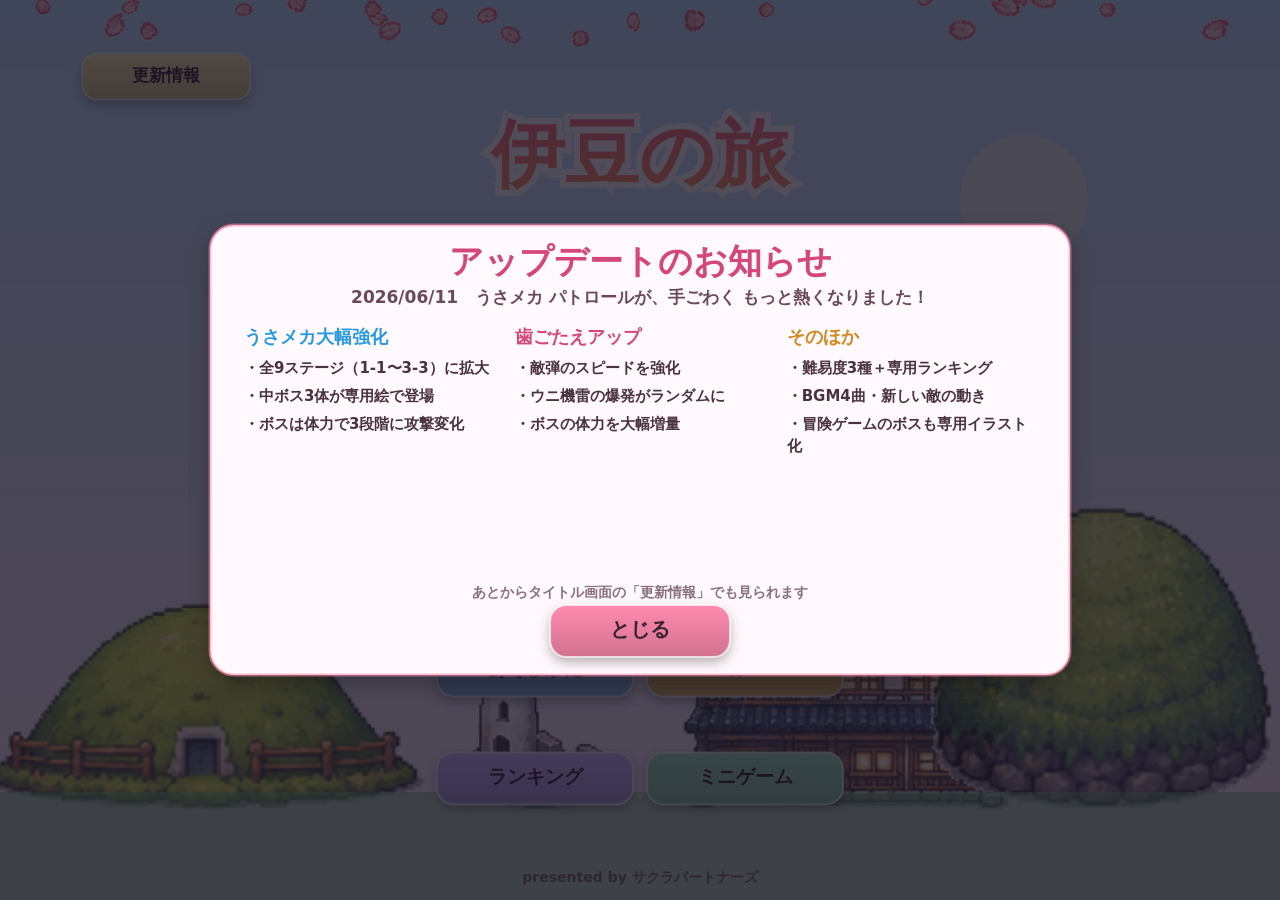
<file: index.html>
<!DOCTYPE html>
<html lang="ja">
<head>
<meta charset="utf-8">
<meta name="viewport" content="width=device-width, initial-scale=1, maximum-scale=1, user-scalable=no, viewport-fit=cover">
<meta name="apple-mobile-web-app-capable" content="yes">
<meta name="mobile-web-app-capable" content="yes">
<meta name="theme-color" content="#1b1430">
<title>伊豆の旅 〜うさぎと、伊東をめざして〜｜サクラパートナーズ</title>
<link rel="icon" href="assets/sprites/mikan.png">
<link rel="apple-touch-icon" href="assets/sprites/mikan.png">
<link rel="stylesheet" href="css/style.css">
</head>
<body>
  <canvas id="game"></canvas>

  <!-- top bar: pause / sound / music / fullscreen -->
  <div class="topbar">
    <button id="btn-pause" class="topbtn" aria-label="ポーズ">⏸</button>
    <button id="btn-sound" class="topbtn" aria-label="音">🔊</button>
    <button id="btn-music" class="topbtn" aria-label="音楽">♪</button>
    <button id="btn-fs" class="topbtn" aria-label="全画面">⛶</button>
  </div>

  <!-- on-screen touch controls -->
  <div class="controls" id="controls">
    <div class="dpad">
      <button id="btn-left" class="ctl" aria-label="左">◀</button>
      <button id="btn-down" class="ctl small" aria-label="しゃがむ">▼</button>
      <button id="btn-right" class="ctl" aria-label="右">▶</button>
    </div>
    <div class="actions">
      <button id="btn-run" class="ctl dash" aria-label="ダッシュ">Ｂ</button>
      <button id="btn-jump" class="ctl jump" aria-label="ジャンプ">⤴</button>
    </div>
  </div>

  <!-- data (plain globals so the game runs from file://) -->
  <script src="data/atlas.js"></script>
  <script src="data/facts.js"></script>
  <script src="data/music.js"></script>
  <script src="data/fish.js"></script>

  <!-- engine -->
  <script src="js/engine/util.js"></script>
  <script src="js/engine/ui.js"></script>
  <script src="js/engine/assets.js"></script>
  <script src="js/engine/anim.js"></script>
  <script src="js/engine/input.js"></script>
  <script src="js/engine/store.js"></script>
  <script src="js/engine/audio.js"></script>
  <script src="js/engine/playlist.js"></script>
  <script src="js/engine/core.js"></script>

  <!-- game -->
  <script src="js/game/camera.js"></script>
  <script src="js/game/tilemap.js"></script>
  <script src="js/game/entity.js"></script>
  <script src="js/game/player.js"></script>
  <script src="js/game/particles.js"></script>
  <script src="js/game/items.js"></script>
  <script src="js/game/enemies.js"></script>
  <script src="js/game/projectile.js"></script>
  <script src="js/game/boss.js"></script>
  <script src="js/game/level.js"></script>
  <script src="js/game/songs.js"></script>
  <script src="js/game/hud.js"></script>
  <script src="js/game/game.js"></script>
  <script src="js/game/scenes.js"></script>
  <script src="js/game/extras.js"></script>
  <script src="js/game/fishing.js"></script>
  <script src="js/game/levels.js"></script>
  <script src="js/main.js"></script>
</body>
</html>
</file>
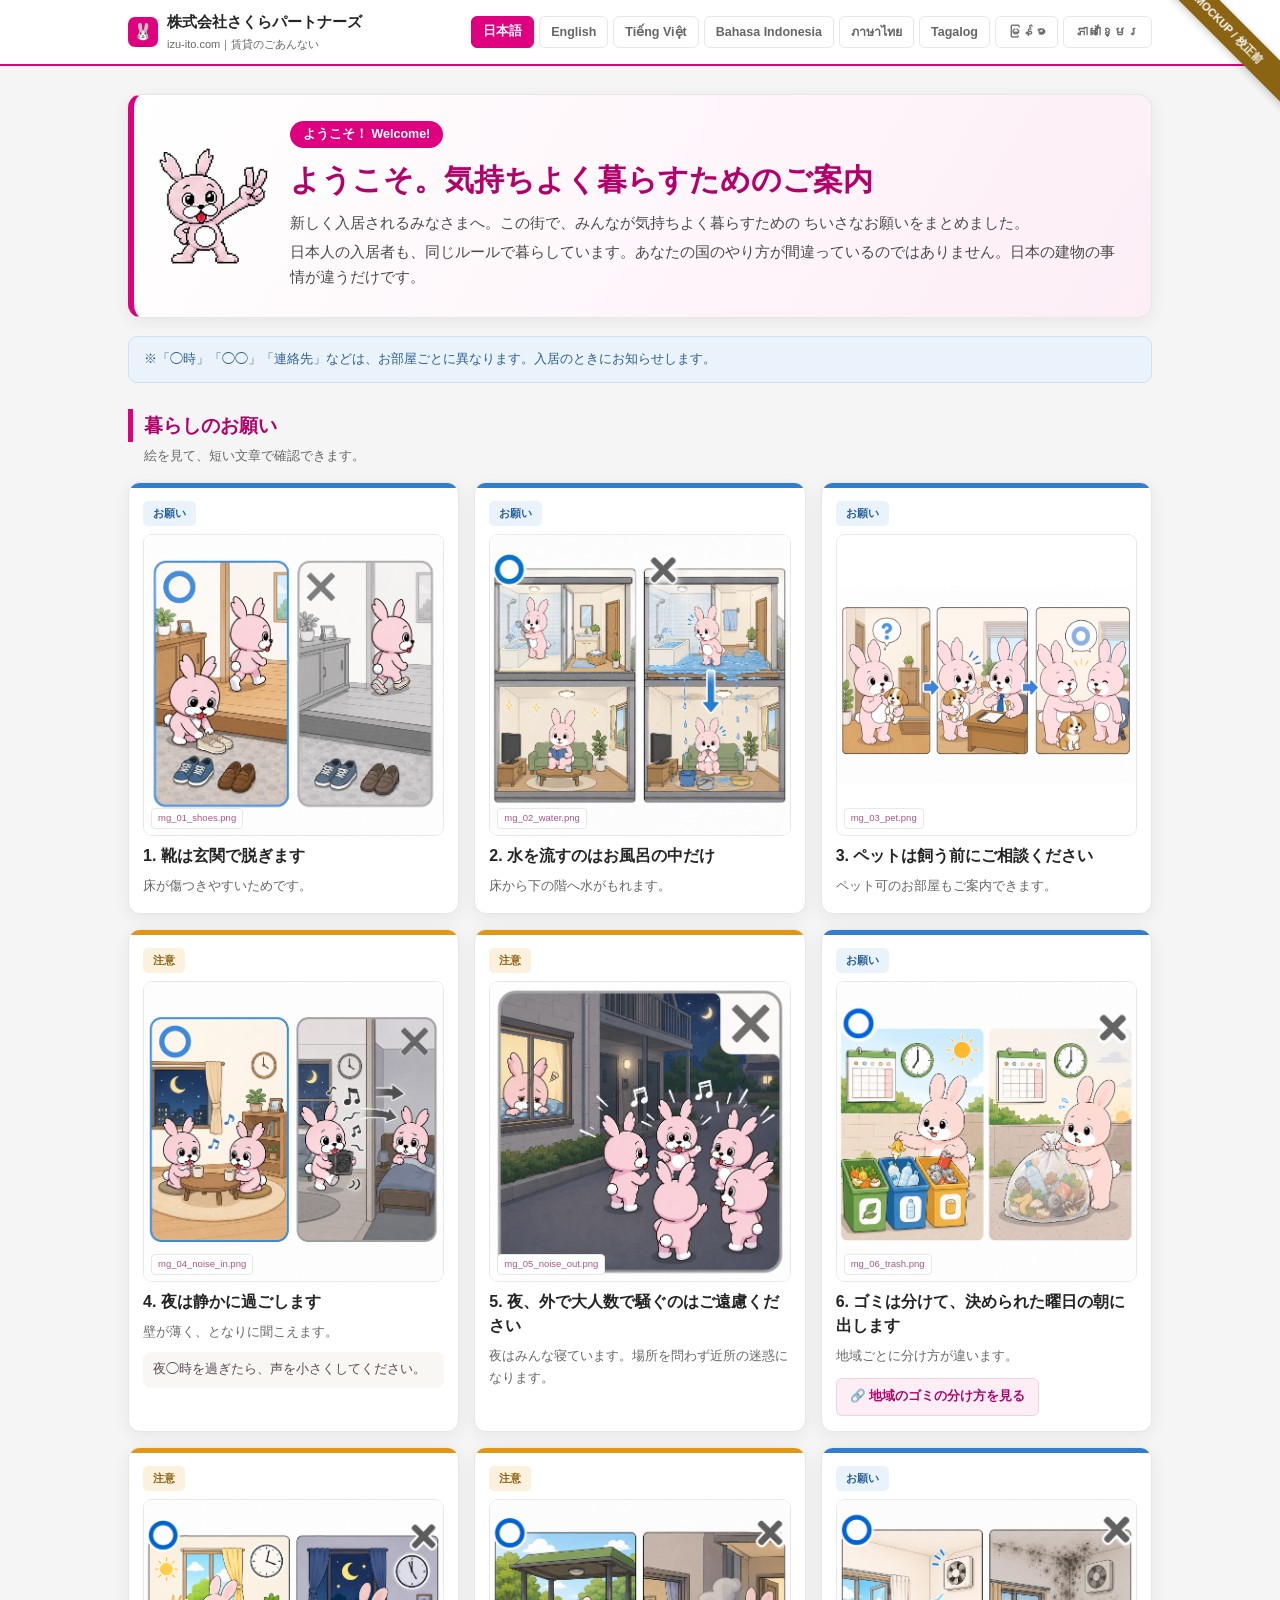
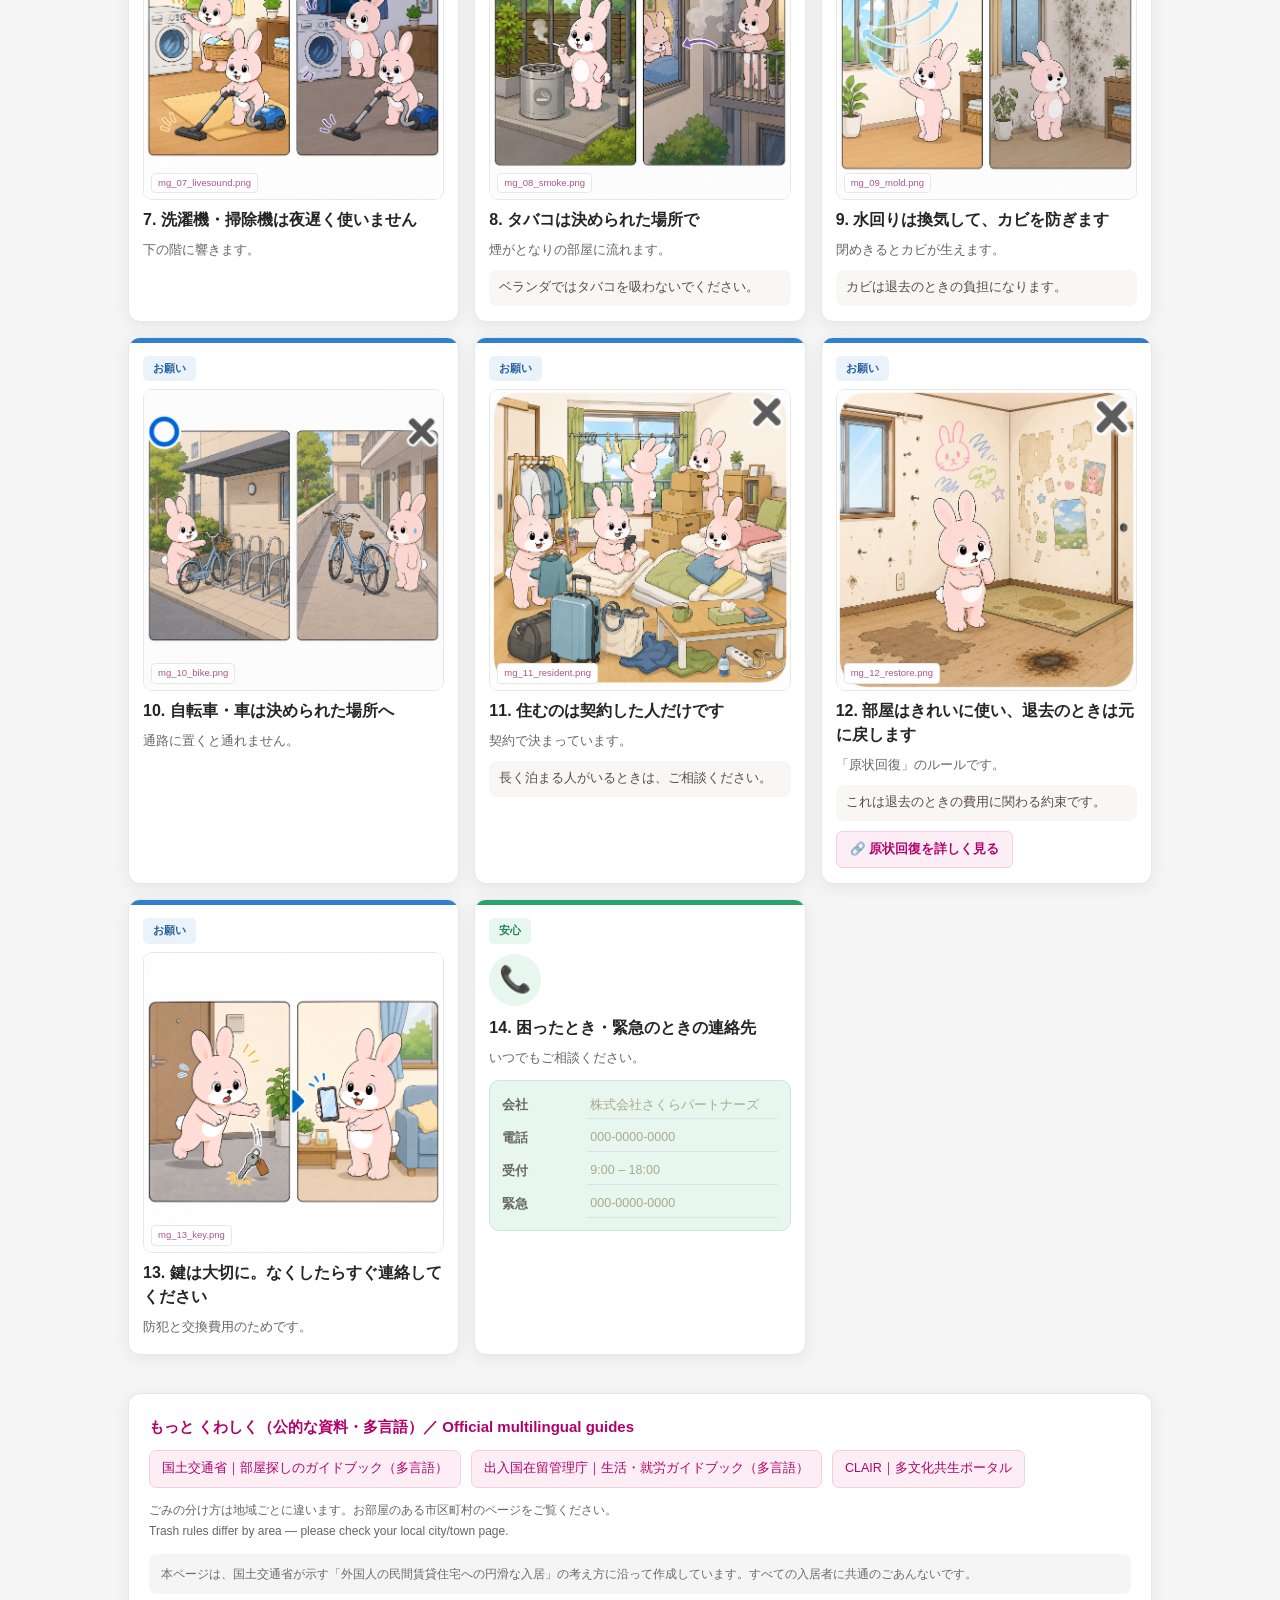
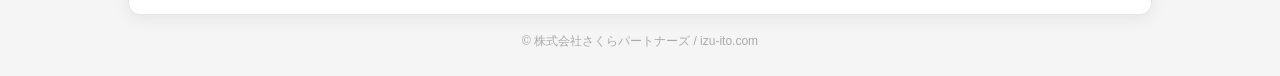
<file: welcome_guide/index.html>
<!DOCTYPE html>
<html lang="ja">
<head>
<meta charset="utf-8">
<meta name="viewport" content="width=device-width, initial-scale=1">
<meta name="robots" content="noindex,nofollow">
<title>ようこそ｜気持ちよく暮らすためのご案内｜さくらパートナーズ</title>
<style>
  :root{
    /* izu-ito.com ブランド: マゼンタ系ピンク #df0080 / 白・グレー基調 */
    --brand:#df0080; --brand-d:#b3006a; --brand-soft:#fdeef6;
    --ink:#252525; --sub:#666; --line:#e7e7e7;
    --bg:#ffffff; --bg2:#f5f5f5; --warm:#f9f7f4;
    --cat-blue:#2f7fce; --cat-blue-bg:#eaf3fb;
    --cat-amber:#e29612; --cat-amber-bg:#fbf1dd;
    --cat-green:#2ba46b; --cat-green-bg:#e7f6ee;
    --shadow:0 4px 16px rgba(37,37,37,.07);
    --radius:12px;
  }
  *{box-sizing:border-box}
  html,body{margin:0}
  body{
    font-family:"メイリオ",Meiryo,"游ゴシック体","Yu Gothic",YuGothic,"ヒラギノ角ゴ ProN",sans-serif;
    color:var(--ink); background:var(--bg2); line-height:1.75;
    -webkit-font-smoothing:antialiased;
  }
  .wrap{max-width:1060px; margin:0 auto; padding:0 18px}

  /* top bar */
  .top{position:sticky; top:0; z-index:20; background:#fff; border-bottom:2px solid var(--brand)}
  .top .wrap{display:flex; align-items:center; gap:12px; padding:9px 18px; flex-wrap:wrap}
  .brand{display:flex; align-items:center; gap:9px; font-weight:800; color:var(--ink); white-space:nowrap; font-size:15px}
  .brand small{display:block; font-weight:500; color:var(--sub); font-size:11px}
  .brand .logo{width:30px;height:30px;border-radius:7px;background:var(--brand);display:grid;place-items:center;color:#fff;font-size:16px}
  .langs{margin-left:auto; display:flex; gap:5px; flex-wrap:wrap}
  .langs button{
    border:1.5px solid var(--line); background:#fff; color:var(--sub);
    border-radius:6px; padding:5px 11px; font-size:12.5px; font-weight:700; cursor:pointer; transition:.15s;
  }
  .langs button:hover{border-color:var(--brand); color:var(--brand)}
  .langs button[aria-pressed="true"]{background:var(--brand); border-color:var(--brand); color:#fff}

  /* hero */
  .hero{padding:28px 0 4px}
  .card-hero{
    background:linear-gradient(120deg,#fff,var(--brand-soft)); border:1px solid var(--line);
    border-left:6px solid var(--brand); border-radius:14px; box-shadow:var(--shadow);
    padding:24px; display:flex; gap:22px; align-items:center;
  }
  .card-hero img{width:110px;height:auto;flex:none}
  .card-hero h1{margin:.15em 0 .35em; font-size:clamp(21px,3.6vw,30px); color:var(--brand-d); line-height:1.4}
  .card-hero p{margin:.2em 0; color:#4a4a4a; font-size:14.5px}
  .welcome-badge{display:inline-block; background:var(--brand); color:#fff; font-weight:700; padding:3px 13px; border-radius:999px; font-size:12.5px; margin-bottom:6px}

  .notice{margin:14px 0; padding:11px 15px; border-radius:9px; font-size:13px}
  .notice.prep{background:#fbf1dd; border:1px solid #ecd49a; color:#8a6412; display:none}
  .notice.prep.show{display:block}
  .notice.info{background:var(--cat-blue-bg); border:1px solid #cfe2f4; color:#2c5f92}

  .sec-h{margin:26px 0 3px; font-size:19px; color:var(--brand-d); font-weight:800; border-left:5px solid var(--brand); padding-left:11px}
  .sec-sub{margin:0 0 14px 16px; color:var(--sub); font-size:13px}

  .grid{display:grid; grid-template-columns:repeat(3,1fr); gap:15px}
  @media(max-width:860px){.grid{grid-template-columns:repeat(2,1fr)}}
  @media(max-width:560px){.grid{grid-template-columns:1fr}}

  .card{background:#fff; border:1px solid var(--line); border-radius:var(--radius); box-shadow:var(--shadow); overflow:hidden; display:flex; flex-direction:column}
  .band{height:5px}
  .band.blue{background:var(--cat-blue)} .band.amber{background:var(--cat-amber)} .band.green{background:var(--cat-green)}
  .card-body{padding:13px 14px 15px; display:flex; flex-direction:column; gap:8px; flex:1}
  .chip{align-self:flex-start; font-size:11px; font-weight:800; padding:3px 10px; border-radius:5px}
  .chip.blue{background:var(--cat-blue-bg); color:#255f9c} .chip.amber{background:var(--cat-amber-bg); color:#916012} .chip.green{background:var(--cat-green-bg); color:#22815a}

  /* illustration slot (drop-in: assets/img/<id>.png replaces the placeholder) */
  .slot{position:relative; aspect-ratio:1/1; border-radius:9px; overflow:hidden; background:#faf7f9; border:1px solid var(--line)}
  .slot .art{position:absolute; inset:0; width:100%; height:100%; object-fit:contain; background:#fff; z-index:1}
  .slot .ph{position:absolute; inset:0; z-index:0; display:grid; place-items:center; text-align:center; color:#c39;
    background:repeating-linear-gradient(45deg,#f7eef4 0 10px,#fdf7fb 10px 20px)}
  .slot .ph .emo{font-size:38px}
  .slot .oc{position:absolute; right:7px; top:7px; font-size:11px; font-weight:800; color:#916012; background:#fff; border:1px solid var(--line); border-radius:5px; padding:1px 6px; z-index:2}
  .slot .fn{position:absolute; left:7px; bottom:6px; font-size:9.5px; color:#a58; background:#fff; padding:1px 6px; border-radius:4px; border:1px solid var(--line); z-index:2}

  .card h3{margin:0; font-size:16px; color:var(--ink); line-height:1.5}
  .card .reason{margin:0; font-size:12.5px; color:var(--sub)}
  .card .detail{margin:0; font-size:12.5px; background:var(--warm); border-radius:8px; padding:7px 10px; color:#5a4a52}
  .btn-link{align-self:flex-start; margin-top:2px; display:inline-flex; gap:6px; background:var(--brand-soft); color:var(--brand-d); text-decoration:none; font-weight:700; font-size:12.5px; padding:7px 13px; border-radius:6px; border:1px solid #f2cfe2}
  .btn-link:hover{background:#f9dcec}

  .contact-emo{width:52px; height:52px; border-radius:50%; background:var(--cat-green-bg); color:var(--cat-green); display:grid; place-items:center; font-size:26px; margin:2px 0}
  .contact-box{background:var(--cat-green-bg); border:1px solid #cbe8da; border-radius:10px; padding:12px}
  .contact-box .v{border-bottom-color:#bfe0cf}
  .fields{display:flex; flex-direction:column; gap:6px; margin-top:2px}
  .field{display:flex; gap:8px; align-items:center; font-size:12.5px}
  .field .k{color:var(--sub); min-width:78px; font-weight:700}
  .field .v{flex:1; border-bottom:1.5px dotted #d6d0d3; color:#aa8; padding:2px}

  footer{margin:38px 0 24px}
  .foot-card{background:#fff; border:1px solid var(--line); border-radius:12px; box-shadow:var(--shadow); padding:20px}
  .foot-card h4{margin:0 0 10px; color:var(--brand-d); font-size:15px}
  .foot-links{display:flex; flex-wrap:wrap; gap:10px; margin-bottom:12px}
  .foot-links a{font-size:12.5px; color:var(--brand-d); text-decoration:none; background:var(--brand-soft); border:1px solid #f2cfe2; border-radius:7px; padding:7px 12px}
  .foot-note{font-size:12px; color:var(--sub); margin:6px 0 0}
  .compliance{font-size:11.5px; color:#6a6a6a; background:var(--bg2); border-radius:8px; padding:10px 12px; margin-top:12px}
  .copy{text-align:center; color:#aaa; font-size:12px; margin-top:16px}

  .ribbon{position:fixed; right:-46px; top:15px; transform:rotate(45deg); background:#8a6412; color:#fff; font-size:11px; font-weight:800; padding:5px 52px; z-index:30; box-shadow:0 2px 8px rgba(0,0,0,.2)}
</style>
</head>
<body>
<div class="ribbon">MOCKUP / 校正前</div>

<header class="top">
  <div class="wrap">
    <div class="brand">
      <span class="logo">🐰</span>
      <span>株式会社さくらパートナーズ<small>izu-ito.com｜賃貸のごあんない</small></span>
    </div>
    <nav class="langs" id="langs" aria-label="言語 / Language">
      <button data-lang="ja" aria-pressed="true">日本語</button>
      <button data-lang="en">English</button>
      <button data-lang="vi">Tiếng Việt</button>
      <button data-lang="id">Bahasa Indonesia</button>
      <button data-lang="th">ภาษาไทย</button>
      <button data-lang="tl">Tagalog</button>
      <button data-lang="my">မြန်မာ</button>
      <button data-lang="km">ភាសាខ្មែរ</button>
    </nav>
  </div>
</header>

<main class="wrap">
  <section class="hero">
    <div class="card-hero">
      <img src="assets/mascot_wave.png" alt="さくらパートナーズ マスコット">
      <div>
        <span class="welcome-badge" data-t="badge">ようこそ！ Welcome!</span>
        <h1 data-t="title">ようこそ。気持ちよく暮らすためのご案内</h1>
        <p data-t="intro">新しく入居されるみなさまへ。この街で、みんなが気持ちよく暮らすための ちいさなお願いをまとめました。</p>
        <p data-t="intro2">日本人の入居者も、同じルールで暮らしています。あなたの国のやり方が間違っているのではありません。日本の建物の事情が違うだけです。</p>
      </div>
    </div>
  </section>

  <div class="notice prep" id="prep"></div>
  <div class="notice info" id="varnote" data-t="varnote">※「◯時」「◯◯」「連絡先」などは、お部屋ごとに異なります。入居のときにお知らせします。</div>

  <h2 class="sec-h" data-t="sec_h">暮らしのお願い</h2>
  <p class="sec-sub" data-t="sec_sub">絵を見て、短い文章で確認できます。</p>

  <section class="grid" id="grid"></section>

  <footer>
    <div class="foot-card">
      <h4 data-t="foot_h">もっと くわしく（公的な資料・多言語）／ Official multilingual guides</h4>
      <div class="foot-links">
        <a href="https://www.mlit.go.jp/jutakukentiku/house/jutakukentiku_house_tk3_000017.html" target="_blank" rel="noopener">国土交通省｜部屋探しのガイドブック（多言語）</a>
        <a href="https://www.moj.go.jp/isa/support/portal/index.html" target="_blank" rel="noopener">出入国在留管理庁｜生活・就労ガイドブック（多言語）</a>
        <a href="https://www.clair.or.jp/tabunka/portal/" target="_blank" rel="noopener">CLAIR｜多文化共生ポータル</a>
      </div>
      <p class="foot-note">ごみの分け方は地域ごとに違います。お部屋のある市区町村のページをご覧ください。<br>Trash rules differ by area — please check your local city/town page.</p>
      <div class="compliance">本ページは、国土交通省が示す「外国人の民間賃貸住宅への円滑な入居」の考え方に沿って作成しています。すべての入居者に共通のごあんないです。</div>
    </div>
    <p class="copy">© 株式会社さくらパートナーズ / izu-ito.com</p>
  </footer>
</main>

<script>
/* ---- 14 cards. Positive "onegai" framing; text carries the meaning, picture supports. ---- */
const CARDS = [
 { key:"mg_01_shoes", cat:"blue", emo:"👟",
   ja:{t:"靴は玄関で脱ぎます",r:"床が傷つきやすいためです。"},
   en:{t:"Take off your shoes at the entrance",r:"The floors scratch easily."},
   vi:{t:"Cởi giày ở lối vào",r:"Sàn nhà dễ bị trầy xước."},
   id:{t:"Lepas sepatu di pintu masuk",r:"Lantai mudah tergores."},
   th:{t:"ถอดรองเท้าที่ทางเข้า",r:"พื้นเป็นรอยง่าย"},
   tl:{t:"Maghubad ng sapatos sa pintuan",r:"Madaling magasgas ang sahig."},
   my:{t:"အဝင်ဝတွင် ဖိနပ်ချွတ်ပါ",r:"ကြမ်းပြင် ခြစ်ရာထင်လွယ်သည်။"},
   km:{t:"ដោះស្បែកជើងនៅច្រកចូល",r:"កម្រាលងាយកឹតខូច។"} },
 { key:"mg_02_water", cat:"blue", emo:"🛁",
   ja:{t:"水を流すのはお風呂の中だけ",r:"床から下の階へ水がもれます。"},
   en:{t:"Use water only inside the bath area",r:"Water can leak to the floor below."},
   vi:{t:"Chỉ dùng nước trong khu vực phòng tắm",r:"Nước có thể rò xuống tầng dưới."},
   id:{t:"Gunakan air hanya di dalam kamar mandi",r:"Air bisa bocor ke lantai bawah."},
   th:{t:"ใช้น้ำเฉพาะในบริเวณห้องอาบน้ำ",r:"น้ำอาจรั่วลงชั้นล่าง"},
   tl:{t:"Gumamit ng tubig sa loob lang ng banyo",r:"Maaaring tumagas ang tubig sa ibaba."},
   my:{t:"ရေကို ရေချိုးခန်းအတွင်း၌သာ သုံးပါ",r:"ရေသည် အောက်ထပ်သို့ ယိုစိမ့်နိုင်သည်။"},
   km:{t:"ប្រើទឹកតែក្នុងបន្ទប់ទឹក",r:"ទឹកអាចលេចទៅជាន់ក្រោម។"} },
 { key:"mg_03_pet", cat:"blue", emo:"🐶",
   ja:{t:"ペットは飼う前にご相談ください",r:"ペット可のお部屋もご案内できます。"},
   en:{t:"Please ask us before keeping a pet",r:"We can also show you pet-friendly rooms."},
   vi:{t:"Vui lòng hỏi trước khi nuôi thú cưng",r:"Chúng tôi có thể giới thiệu phòng cho phép thú cưng."},
   id:{t:"Silakan tanya sebelum memelihara hewan",r:"Kami bisa menawarkan kamar yang boleh hewan."},
   th:{t:"กรุณาสอบถามก่อนเลี้ยงสัตว์",r:"เรามีห้องที่เลี้ยงสัตว์ได้แนะนำ"},
   tl:{t:"Magtanong muna bago mag-alaga ng hayop",r:"May maipapakita kaming pet-friendly na kwarto."},
   my:{t:"အိမ်မွေးတိရစ္ဆာန် မမွေးမီ ကြိုတင်မေးပါ",r:"မွေးခွင့်ပြုသည့် အခန်းများ ညွှန်ပြပေးနိုင်သည်။"},
   km:{t:"សូមសួរមុននឹងចិញ្ចឹមសត្វ",r:"យើងអាចណែនាំបន្ទប់ដែលអនុញ្ញាតសត្វ។"} },
 { key:"mg_04_noise_in", cat:"amber", emo:"🔉",
   ja:{t:"夜は静かに過ごします",r:"壁が薄く、となりに聞こえます。"},
   en:{t:"Keep quiet at night",r:"Walls are thin; sound reaches neighbors."},
   vi:{t:"Giữ yên lặng vào ban đêm",r:"Tường mỏng, tiếng ồn truyền sang hàng xóm."},
   id:{t:"Tetap tenang di malam hari",r:"Dinding tipis, suara terdengar ke tetangga."},
   th:{t:"เงียบในเวลากลางคืน",r:"ผนังบาง เสียงดังถึงเพื่อนบ้าน"},
   tl:{t:"Manahimik sa gabi",r:"Manipis ang dingding, umaabot ang ingay sa kapitbahay."},
   my:{t:"ညအချိန် တိတ်ဆိတ်ပါ",r:"နံရံပါးသဖြင့် အသံ အိမ်နီးချင်းထံ ရောက်သည်။"},
   km:{t:"ស្ងាត់នៅពេលយប់",r:"ជញ្ជាំងស្ដើង សំឡេងឮដល់អ្នកជិតខាង។"},
   detail:{ja:"夜◯時を過ぎたら、声を小さくしてください。",en:"Please lower your voice after ◯:00.",vi:"Xin nói nhỏ sau ◯:00.",id:"Mohon pelankan suara setelah pukul ◯:00.",th:"กรุณาเบาเสียงหลัง ◯:00 น.",tl:"Hinaan ang boses pagkatapos ng ◯:00.",my:"◯:00 နောက်ပိုင်း အသံတိုးပါ။",km:"សូមបន្ថយសំឡេងក្រោយ ◯:00។"} },
  { key:"mg_05_noise_out", cat:"amber", emo:"🌙",
   ja:{t:"夜、外で大人数で騒ぐのはご遠慮ください",r:"夜はみんな寝ています。場所を問わず近所の迷惑になります。"},
   en:{t:"Please avoid noisy outdoor gatherings at night",r:"People are sleeping. It disturbs neighbors wherever you are."},
   vi:{t:"Xin tránh tụ tập ồn ào ngoài trời vào ban đêm",r:"Ban đêm mọi người đang ngủ. Dù ở đâu cũng làm phiền hàng xóm."},
   id:{t:"Mohon hindari berkumpul ramai di luar pada malam hari",r:"Malam hari orang tidur. Di mana pun, mengganggu tetangga."},
   th:{t:"กรุณาหลีกเลี่ยงการรวมกลุ่มส่งเสียงดังนอกอาคารตอนกลางคืน",r:"กลางคืนผู้คนกำลังนอน ไม่ว่าที่ไหนก็รบกวนเพื่อนบ้าน"},
   tl:{t:"Iwasan ang maingay na pagtitipon sa labas kung gabi",r:"Natutulog ang mga tao. Kahit saan, nakakaabala sa kapitbahay."},
   my:{t:"ညအချိန် အပြင်တွင် စုဝေးဆူညံခြင်း ရှောင်ပါ",r:"ညအချိန် လူများ အိပ်နေသည်။ မည်သည့်နေရာမဆို အိမ်နီးချင်းကို နှောင့်ယှက်သည်။"},
   km:{t:"សូមជៀសវាងការជួបជុំគ្នាឧរអរនៅខាងក្រៅពេលយប់",r:"ពេលយប់មនុស្សកំពុងគេង។ ទោះនៅកន្លែងណាក៏រំខានអ្នកជិតខាង។"} },
 { key:"mg_06_trash", cat:"blue", emo:"🗑️",
   ja:{t:"ゴミは分けて、決められた曜日の朝に出します",r:"地域ごとに分け方が違います。"},
   en:{t:"Sort your trash and put it out on the right morning",r:"Rules differ by area."},
   vi:{t:"Phân loại rác, bỏ đúng buổi sáng quy định",r:"Quy tắc khác nhau theo khu vực."},
   id:{t:"Pilah sampah, buang pada pagi yang ditentukan",r:"Aturan berbeda tiap wilayah."},
   th:{t:"แยกขยะ ทิ้งในเช้าวันที่กำหนด",r:"กฎต่างกันตามพื้นที่"},
   tl:{t:"Ihiwalay ang basura, ilabas sa tamang umaga",r:"Iba-iba ang patakaran kada lugar."},
   my:{t:"အမှိုက်ခွဲ၍ သတ်မှတ်နေ့ မနက်တွင် ထုတ်ပါ",r:"ဒေသအလိုက် စည်းမျဉ်း ကွဲပြားသည်။"},
   km:{t:"បំបែកសំរាម ដាក់ចេញនៅព្រឹកថ្ងៃកំណត់",r:"ច្បាប់ខុសគ្នាតាមតំបន់។"},
   link:{href:"#",ja:"地域のゴミの分け方を見る",en:"See your area's trash rules",vi:"Xem quy tắc rác khu vực",id:"Lihat aturan sampah wilayah Anda",th:"ดูกฎการแยกขยะในพื้นที่",tl:"Tingnan ang patakaran sa inyong lugar",my:"သင့်ဒေသ၏ အမှိုက်စည်းမျဉ်း ကြည့်ရန်",km:"មើលច្បាប់សំរាមតំបន់អ្នក"} },
 { key:"mg_07_livesound", cat:"amber", emo:"🧺",
   ja:{t:"洗濯機・掃除機は夜遅く使いません",r:"下の階に響きます。"},
   en:{t:"Avoid the washing machine / vacuum late at night",r:"It carries to the floor below."},
   vi:{t:"Tránh dùng máy giặt / máy hút bụi khuya",r:"Tiếng động truyền xuống tầng dưới."},
   id:{t:"Hindari mesin cuci / penyedot debu larut malam",r:"Getarannya terdengar ke lantai bawah."},
   th:{t:"เลี่ยงใช้เครื่องซักผ้า / เครื่องดูดฝุ่นดึกๆ",r:"เสียงสะเทือนถึงชั้นล่าง"},
   tl:{t:"Iwasan ang washing machine / vacuum sa gabi",r:"Umaabot ito sa ibabang palapag."},
   my:{t:"ည နက်စွာ အဝတ်လျှော်စက်/ဖုန်စုပ်စက် ရှောင်ပါ",r:"အောက်ထပ်သို့ တုန်ခါသံ ရောက်သည်။"},
   km:{t:"ចៀសវាងម៉ាស៊ីនបោកគក់/បូមធូលីពេលយប់ជ្រៅ",r:"សំឡេងញ័រទៅដល់ជាន់ក្រោម។"} },
 { key:"mg_08_smoke", cat:"amber", emo:"🚬",
   ja:{t:"タバコは決められた場所で",r:"煙がとなりの部屋に流れます。"},
   en:{t:"Smoke only in the designated place",r:"Smoke drifts to the next room."},
   vi:{t:"Chỉ hút thuốc ở nơi quy định",r:"Khói bay sang phòng bên cạnh."},
   id:{t:"Merokok hanya di tempat yang ditentukan",r:"Asap terbawa ke kamar sebelah."},
   th:{t:"สูบบุหรี่เฉพาะในที่ที่กำหนด",r:"ควันลอยไปห้องข้างเคียง"},
   tl:{t:"Manigarilyo lang sa itinakdang lugar",r:"Pumupunta ang usok sa katabing kwarto."},
   my:{t:"သတ်မှတ်နေရာတွင်သာ ဆေးလိပ်သောက်ပါ",r:"မီးခိုး ဘေးအခန်းသို့ ရောက်သည်။"},
   km:{t:"ជក់បារីតែនៅកន្លែងកំណត់",r:"ផ្សែងហុយទៅបន្ទប់ក្បែរ។"},
   detail:{ja:"ベランダではタバコを吸わないでください。",en:"Please do not smoke on the balcony.",vi:"Xin đừng hút thuốc ở ban công.",id:"Mohon tidak merokok di balkon.",th:"กรุณาอย่าสูบบุหรี่ที่ระเบียง",tl:"Huwag manigarilyo sa balkonahe.",my:"လသာဆောင်တွင် ဆေးလိပ် မသောက်ပါနှင့်။",km:"សូមកុំជក់បារីនៅយ៉រ។"} },
 { key:"mg_09_mold", cat:"blue", emo:"💨",
   ja:{t:"水回りは換気して、カビを防ぎます",r:"閉めきるとカビが生えます。"},
   en:{t:"Ventilate wet areas to prevent mold",r:"Closed-up rooms grow mold."},
   vi:{t:"Thông gió khu ẩm để tránh nấm mốc",r:"Phòng bí sẽ sinh nấm mốc."},
   id:{t:"Ventilasi area basah untuk cegah jamur",r:"Ruangan tertutup mudah berjamur."},
   th:{t:"ระบายอากาศห้องน้ำเพื่อกันเชื้อรา",r:"ห้องปิดอับทำให้เกิดเชื้อรา"},
   tl:{t:"Hanginan ang basang lugar para maiwas sa amag",r:"Nagkakaamag ang saradong kwarto."},
   my:{t:"မှိုမတက်စေရန် စိုစွတ်နေရာ လေဝင်လေထွက် လုပ်ပါ",r:"ပိတ်ထားသောအခန်း မှိုတက်တတ်သည်။"},
   km:{t:"បញ្ចេញខ្យល់កន្លែងសើម ដើម្បីការពារផ្សិត",r:"បន្ទប់បិទជិត ងាយដុះផ្សិត។"},
   detail:{ja:"カビは退去のときの負担になります。",en:"Mold can add costs when you move out.",vi:"Nấm mốc có thể phát sinh phí khi trả nhà.",id:"Jamur bisa menambah biaya saat pindah.",th:"เชื้อราอาจมีค่าใช้จ่ายตอนย้ายออก",tl:"Ang amag ay maaaring magdagdag ng gastos paglipat.",my:"မှိုသည် ပြောင်းထွက်ချိန် ကုန်ကျစရိတ် တိုးစေနိုင်သည်။",km:"ផ្សិតអាចបន្ថែមថ្លៃពេលចាកចេញ។"} },
 { key:"mg_10_bike", cat:"blue", emo:"🚲",
   ja:{t:"自転車・車は決められた場所へ",r:"通路に置くと通れません。"},
   en:{t:"Park bikes / cars in the designated place",r:"Blocking the path stops others."},
   vi:{t:"Để xe đạp / xe hơi đúng nơi quy định",r:"Chặn lối đi khiến người khác không qua được."},
   id:{t:"Parkir sepeda / mobil di tempat yang ditentukan",r:"Menghalangi jalan mengganggu orang lain."},
   th:{t:"จอดจักรยาน / รถในที่ที่กำหนด",r:"การกีดขวางทางเดินทำให้ผู้อื่นผ่านไม่ได้"},
   tl:{t:"Iparada ang bisikleta / sasakyan sa takdang lugar",r:"Nakakaharang sa daanan ng iba."},
   my:{t:"စက်ဘီး / ကား သတ်မှတ်နေရာတွင် ရပ်ပါ",r:"လမ်းကြားပိတ်ဆို့ပါက အခြားသူများ မသွားနိုင်ပါ။"},
   km:{t:"ចតកង់ / ឡានក្នុងកន្លែងកំណត់",r:"ការស្ទះផ្លូវ ធ្វើឲ្យអ្នកដទៃមិនអាចឆ្លងកាត់។"} },
 { key:"mg_11_resident", cat:"blue", emo:"🔑",
   ja:{t:"住むのは契約した人だけです",r:"契約で決まっています。"},
   en:{t:"Only the person on the contract may live here",r:"This is set in the contract."},
   vi:{t:"Chỉ người đứng tên hợp đồng được ở đây",r:"Đây là quy định trong hợp đồng."},
   id:{t:"Hanya penyewa dalam kontrak yang boleh tinggal",r:"Ini ditetapkan dalam kontrak."},
   th:{t:"เฉพาะผู้มีชื่อในสัญญาเท่านั้นที่พักได้",r:"เป็นข้อกำหนดในสัญญา"},
   tl:{t:"Ang nasa kontrata lang ang maaaring tumira",r:"Nakasaad ito sa kontrata."},
   my:{t:"စာချုပ်ပါသူသာ ဤနေရာတွင် နေထိုင်နိုင်သည်",r:"စာချုပ်တွင် သတ်မှတ်ထားသည်။"},
   km:{t:"មានតែអ្នកនៅក្នុងកិច្ចសន្យាទេ ដែលអាចរស់នៅ",r:"កំណត់ក្នុងកិច្ចសន្យា។"},
   detail:{ja:"長く泊まる人がいるときは、ご相談ください。",en:"Please consult us about anyone staying for a long time.",vi:"Xin trao đổi nếu có người ở lại lâu dài.",id:"Mohon konsultasi jika ada yang menginap lama.",th:"กรุณาปรึกษาหากมีผู้พักระยะยาว",tl:"Kumonsulta kung may matagal na mananatili.",my:"ကြာရှည် တည်းခိုသူ ရှိပါက တိုင်ပင်ပါ။",km:"សូមពិគ្រោះ បើមានអ្នកស្នាក់នៅយូរ។"} },
 { key:"mg_12_restore", cat:"blue", emo:"🧽",
   ja:{t:"部屋はきれいに使い、退去のときは元に戻します",r:"「原状回復」のルールです。"},
   en:{t:"Keep the room clean and restore it when you leave",r:"This is the “restoration” rule."},
   vi:{t:"Giữ phòng sạch và trả lại nguyên trạng khi rời đi",r:"Đây là quy định “khôi phục nguyên trạng”."},
   id:{t:"Jaga kamar tetap bersih dan pulihkan saat pindah",r:"Ini aturan “pemulihan kondisi”."},
   th:{t:"รักษาห้องให้สะอาดและคืนสภาพเดิมเมื่อย้ายออก",r:"เป็นกฎ “การคืนสภาพเดิม”"},
   tl:{t:"Panatilihing malinis ang kwarto at ibalik sa dati paglipat",r:"Ito ang tuntunin ng “pagpapanumbalik”."},
   my:{t:"အခန်း သန့်ရှင်းစွာ ထားပြီး ပြောင်းထွက်ချိန် မူလအတိုင်း ပြန်ထားပါ",r:"“မူလအခြေအနေ ပြန်ထားခြင်း” စည်းမျဉ်း ဖြစ်သည်။"},
   km:{t:"រក្សាបន្ទប់ស្អាត និងស្ដារឲ្យដូចដើមពេលចាកចេញ",r:"នេះជាច្បាប់ “ស្ដារសភាពដើម”។"},
   detail:{ja:"これは退去のときの費用に関わる約束です。",en:"This affects the costs when you move out.",vi:"Điều này liên quan đến chi phí khi trả nhà.",id:"Ini memengaruhi biaya saat pindah.",th:"มีผลต่อค่าใช้จ่ายเมื่อย้ายออก",tl:"Nakaapekto ito sa gastos paglipat.",my:"ပြောင်းထွက်ချိန် ကုန်ကျစရိတ်နှင့် သက်ဆိုင်သည်။",km:"វាប៉ះពាល់ថ្លៃពេលចាកចេញ។"},
   link:{href:"https://www.mlit.go.jp/jutakukentiku/house/jutakukentiku_house_tk3_000017.html",ja:"原状回復を詳しく見る",en:"Learn more about restoration",vi:"Tìm hiểu về khôi phục nguyên trạng",id:"Pelajari tentang pemulihan kondisi",th:"อ่านเรื่องการคืนสภาพ",tl:"Alamin ang tungkol sa pagpapanumbalik",my:"မူလအခြေအနေ ပြန်ထားခြင်း ဖတ်ရန်",km:"ស្វែងយល់អំពីការស្ដារសភាពដើម"} },
 { key:"mg_13_key", cat:"blue", emo:"🗝️",
   ja:{t:"鍵は大切に。なくしたらすぐ連絡してください",r:"防犯と交換費用のためです。"},
   en:{t:"Keep your key safe. If you lose it, contact us right away",r:"For security and replacement cost."},
   vi:{t:"Giữ chìa khóa cẩn thận. Mất thì báo ngay",r:"Vì an ninh và phí làm lại."},
   id:{t:"Jaga kunci baik-baik. Jika hilang, segera hubungi kami",r:"Demi keamanan dan biaya penggantian."},
   th:{t:"เก็บกุญแจให้ดี หากหายแจ้งทันที",r:"เพื่อความปลอดภัยและค่าทำใหม่"},
   tl:{t:"Ingatan ang susi. Kung mawala, agad kaming kontakin",r:"Para sa seguridad at gastos sa pagpapalit."},
   my:{t:"သော့ကို ဂရုစိုက်ပါ။ ပျောက်ပါက ချက်ချင်း ဆက်သွယ်ပါ",r:"လုံခြုံရေးနှင့် အသစ်လဲစရိတ်အတွက်။"},
   km:{t:"រក្សាកូនសោរឲ្យបានល្អ។ បើបាត់ ទាក់ទងមកភ្លាម",r:"សម្រាប់សុវត្ថិភាព និងថ្លៃផ្លាស់ថ្មី។"} },
 { key:"mg_14_contact", cat:"green", emo:"📞",
   ja:{t:"困ったとき・緊急のときの連絡先",r:"いつでもご相談ください。"},
   en:{t:"Who to contact for trouble or emergencies",r:"Please reach out anytime."},
   vi:{t:"Liên hệ khi gặp khó khăn hoặc khẩn cấp",r:"Hãy liên hệ bất cứ lúc nào."},
   id:{t:"Hubungi kami saat ada masalah atau darurat",r:"Silakan hubungi kapan saja."},
   th:{t:"ติดต่อเมื่อมีปัญหาหรือเหตุฉุกเฉิน",r:"ติดต่อได้ทุกเมื่อ"},
   tl:{t:"Sino ang tatawagan kapag may problema o emergency",r:"Huwag mag-atubiling tumawag anumang oras."},
   my:{t:"ပြဿနာ / အရေးပေါ်တွင် ဆက်သွယ်ရန်",r:"အချိန်မရွေး ဆက်သွယ်ပါ။"},
   km:{t:"ទំនាក់ទំនងពេលមានបញ្ហា ឬពេលអាសន្ន",r:"សូមទាក់ទងបានគ្រប់ពេល។"},
   contact:true },
];

const CHIP={
 blue:{ja:"お願い",en:"Please",vi:"Đề nghị",id:"Mohon",th:"คำขอ",tl:"Paki",my:"တောင်းဆို",km:"សំណូមពរ"},
 amber:{ja:"注意",en:"Note",vi:"Lưu ý",id:"Perhatian",th:"ข้อควรระวัง",tl:"Paalala",my:"သတိ",km:"ចំណាំ"},
 green:{ja:"安心",en:"Help",vi:"Hỗ trợ",id:"Bantuan",th:"ช่วยเหลือ",tl:"Tulong",my:"အကူအညီ",km:"ជំនួយ"},
};
const OKL={ja:"○ こうします",en:"○ Do this",vi:"○ Nên làm",id:"○ Lakukan ini",th:"○ ควรทำ",tl:"○ Gawin ito",my:"○ ဤသို့ လုပ်ပါ",km:"○ គួរធ្វើ"};

const T={
 ja:{badge:"ようこそ！ Welcome!",title:"ようこそ。気持ちよく暮らすためのご案内",intro:"新しく入居されるみなさまへ。この街で、みんなが気持ちよく暮らすための ちいさなお願いをまとめました。",intro2:"日本人の入居者も、同じルールで暮らしています。あなたの国のやり方が間違っているのではありません。日本の建物の事情が違うだけです。",varnote:"※「◯時」「◯◯」「連絡先」などは、お部屋ごとに異なります。入居のときにお知らせします。",sec_h:"暮らしのお願い",sec_sub:"絵を見て、短い文章で確認できます。",c_company:"会社",c_tel:"電話",c_hours:"受付",c_emg:"緊急"},
 en:{badge:"Welcome! ようこそ！",title:"Welcome — a little guide to living comfortably here",intro:"To everyone moving in: here are a few small requests so we can all live comfortably in this town.",intro2:"All residents, including Japanese residents, follow the same rules. The way things are done in your country is not wrong — Japanese buildings are simply built differently.",varnote:"* Times, places and contacts (◯:00, ◯◯) differ by room. We will let you know when you move in.",sec_h:"Requests for comfortable living",sec_sub:"You can understand each one from the picture and a short line of text.",c_company:"Company",c_tel:"Phone",c_hours:"Hours",c_emg:"Emergency"},
 vi:{badge:"Chào mừng! ようこそ！",title:"Chào mừng — hướng dẫn sống thoải mái tại đây",intro:"Gửi cư dân mới: vài điều nhỏ mong bạn hợp tác để mọi người sống thoải mái trong khu phố này.",intro2:"Mọi cư dân, kể cả người Nhật, đều theo cùng quy tắc. Cách làm ở nước bạn không sai — nhà ở Nhật chỉ được xây khác đi.",varnote:"* Giờ, nơi và số liên hệ (◯:00, ◯◯) khác nhau theo từng phòng. Sẽ thông báo khi bạn vào ở.",sec_h:"Những điều đề nghị khi sinh sống",sec_sub:"Hiểu mỗi điều qua hình ảnh và một dòng chữ ngắn.",c_company:"Công ty",c_tel:"Điện thoại",c_hours:"Giờ",c_emg:"Khẩn cấp"},
 id:{badge:"Selamat datang! ようこそ！",title:"Selamat datang — panduan hidup nyaman di sini",intro:"Kepada penghuni baru: beberapa permintaan kecil agar kita semua hidup nyaman di kota ini.",intro2:"Semua penghuni, termasuk warga Jepang, mengikuti aturan yang sama. Cara di negara Anda tidak salah — bangunan di Jepang hanya dibangun berbeda.",varnote:"* Waktu, tempat, dan kontak (◯:00, ◯◯) berbeda tiap kamar. Akan diberitahu saat Anda pindah masuk.",sec_h:"Permintaan untuk hidup nyaman",sec_sub:"Pahami tiap poin lewat gambar dan satu baris teks singkat.",c_company:"Perusahaan",c_tel:"Telepon",c_hours:"Jam",c_emg:"Darurat"},
 th:{badge:"ยินดีต้อนรับ! ようこそ！",title:"ยินดีต้อนรับ — คู่มือการอยู่อาศัยอย่างสบายใจ",intro:"ถึงผู้พักอาศัยใหม่: ข้อขอความร่วมมือเล็กๆ เพื่อให้ทุกคนอยู่อย่างสบายใจในเมืองนี้",intro2:"ผู้พักทุกคนรวมถึงคนญี่ปุ่นก็ทำตามกฎเดียวกัน วิธีในประเทศของคุณไม่ผิด เพียงแต่อาคารในญี่ปุ่นสร้างต่างกัน",varnote:"* เวลา สถานที่ และผู้ติดต่อ (◯:00, ◯◯) ต่างกันตามห้อง จะแจ้งเมื่อเข้าอยู่",sec_h:"ข้อขอความร่วมมือในการใช้ชีวิต",sec_sub:"เข้าใจแต่ละข้อจากภาพและข้อความสั้นๆ",c_company:"บริษัท",c_tel:"โทรศัพท์",c_hours:"เวลา",c_emg:"ฉุกเฉิน"},
 tl:{badge:"Maligayang pagdating! ようこそ！",title:"Maligayang pagdating — gabay sa kumportableng pamumuhay dito",intro:"Sa mga bagong lumipat: ilang maliliit na kahilingan para maayos ang pamumuhay ng lahat sa bayang ito.",intro2:"Lahat ng residente, pati mga Hapon, ay sumusunod sa parehong tuntunin. Hindi mali ang gawi sa inyong bansa — iba lang ang pagkakagawa ng gusali sa Japan.",varnote:"* Ang oras, lugar, at kontak (◯:00, ◯◯) ay iba kada kwarto. Ipapaalam sa paglipat.",sec_h:"Mga kahilingan para sa maayos na pamumuhay",sec_sub:"Maiintindihan ang bawat isa sa larawan at maikling teksto.",c_company:"Kompanya",c_tel:"Telepono",c_hours:"Oras",c_emg:"Emergency"},
 my:{badge:"ကြိုဆိုပါသည်! ようこそ！",title:"ကြိုဆိုပါသည် — သက်တောင့်သက်သာ နေထိုင်ရေး လမ်းညွှန်",intro:"အသစ်ဝင်ရောက်သူများသို့— အားလုံး သက်တောင့်သက်သာ နေထိုင်နိုင်ရန် တောင်းဆိုချက် အနည်းငယ်ပါ။",intro2:"ဂျပန်လူမျိုးအပါအဝင် နေထိုင်သူတိုင်း တူညီသော စည်းမျဉ်းကို လိုက်နာသည်။ သင့်နိုင်ငံ၏ နည်းလမ်း မမှားပါ — ဂျပန်အဆောက်အအုံများ ဆောက်ပုံ ကွာခြားရုံသာ ဖြစ်သည်။",varnote:"* အချိန်၊ နေရာ၊ ဆက်သွယ်ရန် (◯:00, ◯◯) အခန်းအလိုက် ကွဲသည်။ ဝင်နေချိန် အသိပေးပါမည်။",sec_h:"နေထိုင်ရေး တောင်းဆိုချက်များ",sec_sub:"ပုံနှင့် စာတိုဖြင့် တစ်ခုချင်း နားလည်နိုင်သည်။",c_company:"ကုမ္ပဏီ",c_tel:"ဖုန်း",c_hours:"အချိန်",c_emg:"အရေးပေါ်"},
 km:{badge:"សូមស្វាគមន៍! ようこそ！",title:"សូមស្វាគមន៍ — មគ្គុទ្ទេសក៍រស់នៅដោយសុខស្រួល",intro:"ជូនអ្នកជួលថ្មី៖ សំណូមពរតូចៗ ដើម្បីឲ្យយើងទាំងអស់គ្នារស់នៅដោយសុខស្រួលក្នុងទីក្រុងនេះ។",intro2:"អ្នករស់នៅទាំងអស់ រួមទាំងជនជាតិជប៉ុន អនុវត្តច្បាប់ដូចគ្នា។ របៀបនៅប្រទេសអ្នកមិនខុសទេ — គ្រាន់តែអគារនៅជប៉ុនសាងសង់ខុសគ្នា។",varnote:"* ម៉ោង ទីកន្លែង និងទំនាក់ទំនង (◯:00, ◯◯) ខុសគ្នាតាមបន្ទប់។ នឹងជូនដំណឹងពេលចូលនៅ។",sec_h:"សំណូមពរសម្រាប់ការរស់នៅ",sec_sub:"យល់នីមួយៗ តាមរូបភាព និងអក្សរខ្លី។",c_company:"ក្រុមហ៊ុន",c_tel:"ទូរស័ព្ទ",c_hours:"ម៉ោង",c_emg:"អាសន្ន"},
};

/* provisional-translation banner (all non JA/EN are draft, pending native check) */
const PROV={
 vi:"※ Bản dịch tạm — cần hiệu đính bởi người bản xứ trước khi công bố.",
 id:"※ Terjemahan sementara — perlu diperiksa penutur asli sebelum dipublikasikan.",
 th:"※ คำแปลชั่วคราว — ต้องให้เจ้าของภาษาตรวจก่อนเผยแพร่",
 tl:"※ Pansamantalang salin — kailangan ng native check bago i-publish.",
 my:"※ ယာယီ ဘာသာပြန်ချက် — ထုတ်ဝေမီ ဇာတိစကားပြောသူဖြင့် စစ်ဆေးရန်။",
 km:"※ ការបកប្រែបណ្ដោះអាសន្ន — ត្រូវពិនិត្យដោយអ្នកនិយាយដើមមុនផ្សព្វផ្សាយ។",
};

function esc(s){return String(s).replace(/&/g,'&amp;').replace(/</g,'&lt;').replace(/>/g,'&gt;');}

function renderCards(L){
  const grid=document.getElementById("grid"); grid.innerHTML="";
  CARDS.forEach((c,i)=>{
    const d=c[L]||c.en;
    const el=document.createElement("article"); el.className="card";
    let h=`<div class="band ${c.cat}"></div><div class="card-body">`;
    h+=`<span class="chip ${c.cat}">${CHIP[c.cat][L]||CHIP[c.cat].en}</span>`;
    if(!c.contact){
      h+=`<div class="slot">`;
      h+=`<div class="ph"><span class="emo">${c.emo}</span></div>`;
      h+=`<img class="art" src="assets/img/${c.key}.png" alt="${esc(d.t)}" onerror="this.style.display='none'">`;
      h+=`<span class="fn">${c.key}.png</span></div>`;
    } else {
      h+=`<div class="contact-emo">${c.emo}</div>`;
    }
    h+=`<h3>${i+1}. ${esc(d.t)}</h3>`;
    h+=`<p class="reason">${esc(d.r)}</p>`;
    if(c.detail) h+=`<p class="detail">${esc(c.detail[L]||c.detail.en)}</p>`;
    if(c.link){const lk=c.link; h+=`<a class="btn-link" href="${lk.href}" ${lk.href==='#'?'':'target="_blank" rel="noopener"'}>🔗 ${esc(lk[L]||lk.en)}</a>`;}
    if(c.contact){const t=T[L]||T.en;
      h+=`<div class="fields contact-box">
        <div class="field"><span class="k">${t.c_company}</span><span class="v">株式会社さくらパートナーズ</span></div>
        <div class="field"><span class="k">${t.c_tel}</span><span class="v">000-0000-0000</span></div>
        <div class="field"><span class="k">${t.c_hours}</span><span class="v">9:00 – 18:00</span></div>
        <div class="field"><span class="k">${t.c_emg}</span><span class="v">000-0000-0000</span></div></div>`;}
    h+=`</div>`; el.innerHTML=h; grid.appendChild(el);
  });
}
function applyLang(lang){
  const L=T[lang]?lang:"en"; const t=T[L];
  document.querySelectorAll("[data-t]").forEach(el=>{const k=el.getAttribute("data-t"); if(t[k]!=null) el.textContent=t[k];});
  renderCards(L); document.documentElement.lang=L;
  const prep=document.getElementById("prep");
  if(PROV[lang]){prep.textContent=PROV[lang]+"（この言語版は仮訳です）"; prep.classList.add("show");}
  else{prep.classList.remove("show");}
  document.querySelectorAll("#langs button").forEach(b=>b.setAttribute("aria-pressed", b.dataset.lang===lang?"true":"false"));
}
document.getElementById("langs").addEventListener("click",e=>{const b=e.target.closest("button"); if(b) applyLang(b.dataset.lang);});
applyLang("ja");
</script>
</body>
</html>
</file>
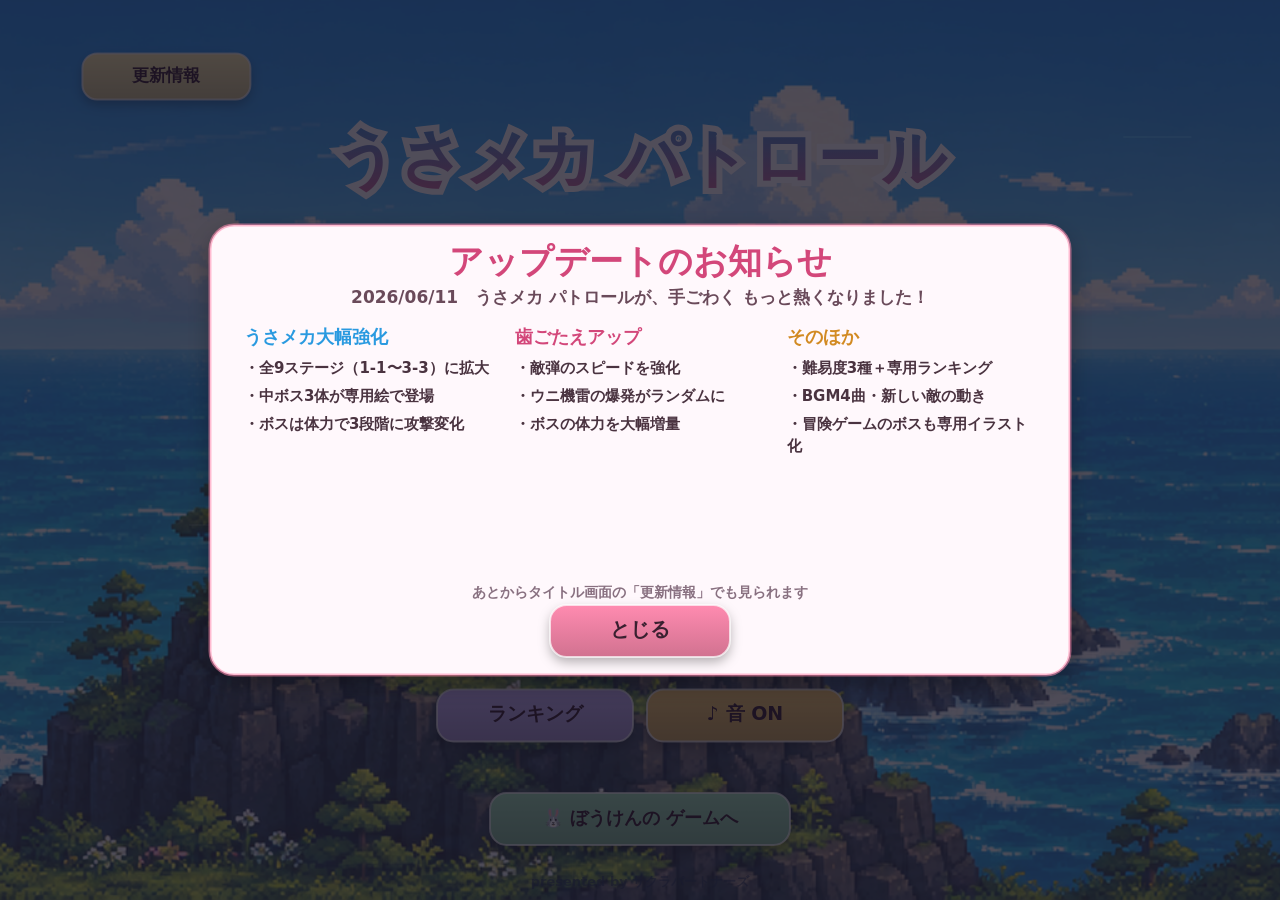
<file: shooter.html>
<!DOCTYPE html>
<html lang="ja">
<head>
<meta charset="utf-8">
<meta name="viewport" content="width=device-width, initial-scale=1, maximum-scale=1, user-scalable=no, viewport-fit=cover">
<meta name="apple-mobile-web-app-capable" content="yes">
<meta name="mobile-web-app-capable" content="yes">
<meta name="theme-color" content="#10203a">
<title>うさメカ パトロール 〜伊豆の空をまもれ〜｜サクラパートナーズ</title>
<link rel="icon" href="assets/sprites/heart.png">
<link rel="apple-touch-icon" href="assets/sprites/heart.png">
<link rel="stylesheet" href="css/style.css">
<style>
  /* shooter-only: big BOMB button bottom-right */
  .bombwrap { position: fixed; right: max(20px, env(safe-area-inset-right)); bottom: max(20px, env(safe-area-inset-bottom)); z-index: 15; display: none; }
  body.playing .bombwrap { display: block; }
  #btn-bomb {
    width: 96px; height: 96px; border-radius: 50%;
    border: 3px solid rgba(255,255,255,0.6); cursor: pointer;
    background: radial-gradient(circle at 35% 30%, rgba(160,225,255,0.85), rgba(40,120,200,0.75));
    color: #fff; font-size: 22px; font-weight: 800; touch-action: none;
    transition: transform .06s;
  }
  #btn-bomb:active { transform: scale(0.9); }
</style>
</head>
<body>
  <canvas id="game"></canvas>

  <div class="topbar">
    <button id="btn-home" class="topbtn" aria-label="ぼうけんへ">🐰</button>
    <button id="btn-pause" class="topbtn" aria-label="ポーズ">⏸</button>
    <button id="btn-sound" class="topbtn" aria-label="音">🔊</button>
    <button id="btn-music" class="topbtn" aria-label="音楽">♪</button>
    <button id="btn-fs" class="topbtn" aria-label="全画面">⛶</button>
  </div>

  <div class="bombwrap"><button id="btn-bomb" aria-label="ボム">BOMB</button></div>

  <!-- data -->
  <script src="data/atlas.js"></script>
  <script src="data/facts.js"></script>
  <script src="data/music.js"></script>

  <!-- engine (shared with the adventure) -->
  <script src="js/engine/util.js"></script>
  <script src="js/engine/ui.js"></script>
  <script src="js/engine/assets.js"></script>
  <script src="js/engine/anim.js"></script>
  <script src="js/engine/input.js"></script>
  <script src="js/engine/store.js"></script>
  <script src="js/engine/audio.js"></script>
  <script src="js/engine/playlist.js"></script>
  <script src="js/engine/core.js"></script>

  <!-- shooter -->
  <script src="js/shooter/ssongs.js"></script>
  <script src="js/shooter/sentities.js"></script>
  <script src="js/shooter/swaves.js"></script>
  <script src="js/shooter/sgame.js"></script>
  <script src="js/shooter/smain.js"></script>
</body>
</html>
</file>
<file: css/style.css>
/* style.css — fullscreen landscape kiosk layout. Canvas fills the viewport;
   translucent touch controls sit in the bottom corners (also clickable on
   desktop). No external fonts so it works offline. */

* { box-sizing: border-box; }
html, body {
  margin: 0; padding: 0; height: 100%; width: 100%;
  overflow: hidden; background: #14101f;
  -webkit-user-select: none; user-select: none;
  -webkit-tap-highlight-color: transparent;
  touch-action: none; overscroll-behavior: none;
  font-family: "Hiragino Maru Gothic ProN", "Hiragino Sans", "Yu Gothic", system-ui, sans-serif;
}
#game { display: block; width: 100vw; height: 100vh; image-rendering: auto; }

/* ---- top bar ---- */
.topbar {
  position: fixed; top: env(safe-area-inset-top, 8px); right: 10px;
  display: flex; gap: 8px; z-index: 20;
}
.topbtn {
  width: 46px; height: 46px; border: none; border-radius: 14px;
  background: rgba(255,255,255,0.22); color: #fff; font-size: 20px;
  backdrop-filter: blur(4px); cursor: pointer; line-height: 1;
  transition: transform .08s, background .15s;
}
.topbtn:hover { background: rgba(255,255,255,0.34); }
.topbtn:active { transform: scale(0.92); }
.topbtn.off { opacity: 0.5; }
body.notice-open .topbar,
body.notice-open .controls,
body.notice-open .bombwrap {
  opacity: 0;
  pointer-events: none;
}

/* ---- touch controls ---- */
.controls {
  position: fixed; left: 0; right: 0; bottom: 0; z-index: 15;
  display: flex; justify-content: space-between; align-items: flex-end;
  padding: 0 max(18px, env(safe-area-inset-left)) max(18px, env(safe-area-inset-bottom)) max(18px, env(safe-area-inset-right));
  pointer-events: none;
}
.dpad, .actions { display: flex; align-items: flex-end; gap: 14px; pointer-events: none; }
.ctl {
  pointer-events: auto; border: none; cursor: pointer; color: #fff;
  background: rgba(40,30,60,0.34); backdrop-filter: blur(3px);
  border: 2px solid rgba(255,255,255,0.35);
  width: 78px; height: 78px; border-radius: 50%;
  font-size: 30px; line-height: 1; display: flex; align-items: center; justify-content: center;
  transition: transform .06s, background .12s;
  touch-action: none;
}
.ctl.small { width: 60px; height: 60px; font-size: 22px; }
.ctl.jump { width: 104px; height: 104px; font-size: 44px; background: rgba(255,120,150,0.42); border-color: rgba(255,255,255,0.6); }
.ctl.dash { width: 78px; height: 78px; font-size: 30px; background: rgba(120,180,255,0.4); }
.ctl.active, .ctl:active { transform: scale(0.9); background: rgba(255,255,255,0.55); color: #3a2030; }

/* hide the touch d-pad hints a touch on very small heights */
@media (max-height: 420px) {
  .ctl { width: 64px; height: 64px; font-size: 24px; }
  .ctl.jump { width: 84px; height: 84px; font-size: 36px; }
}
</file>
